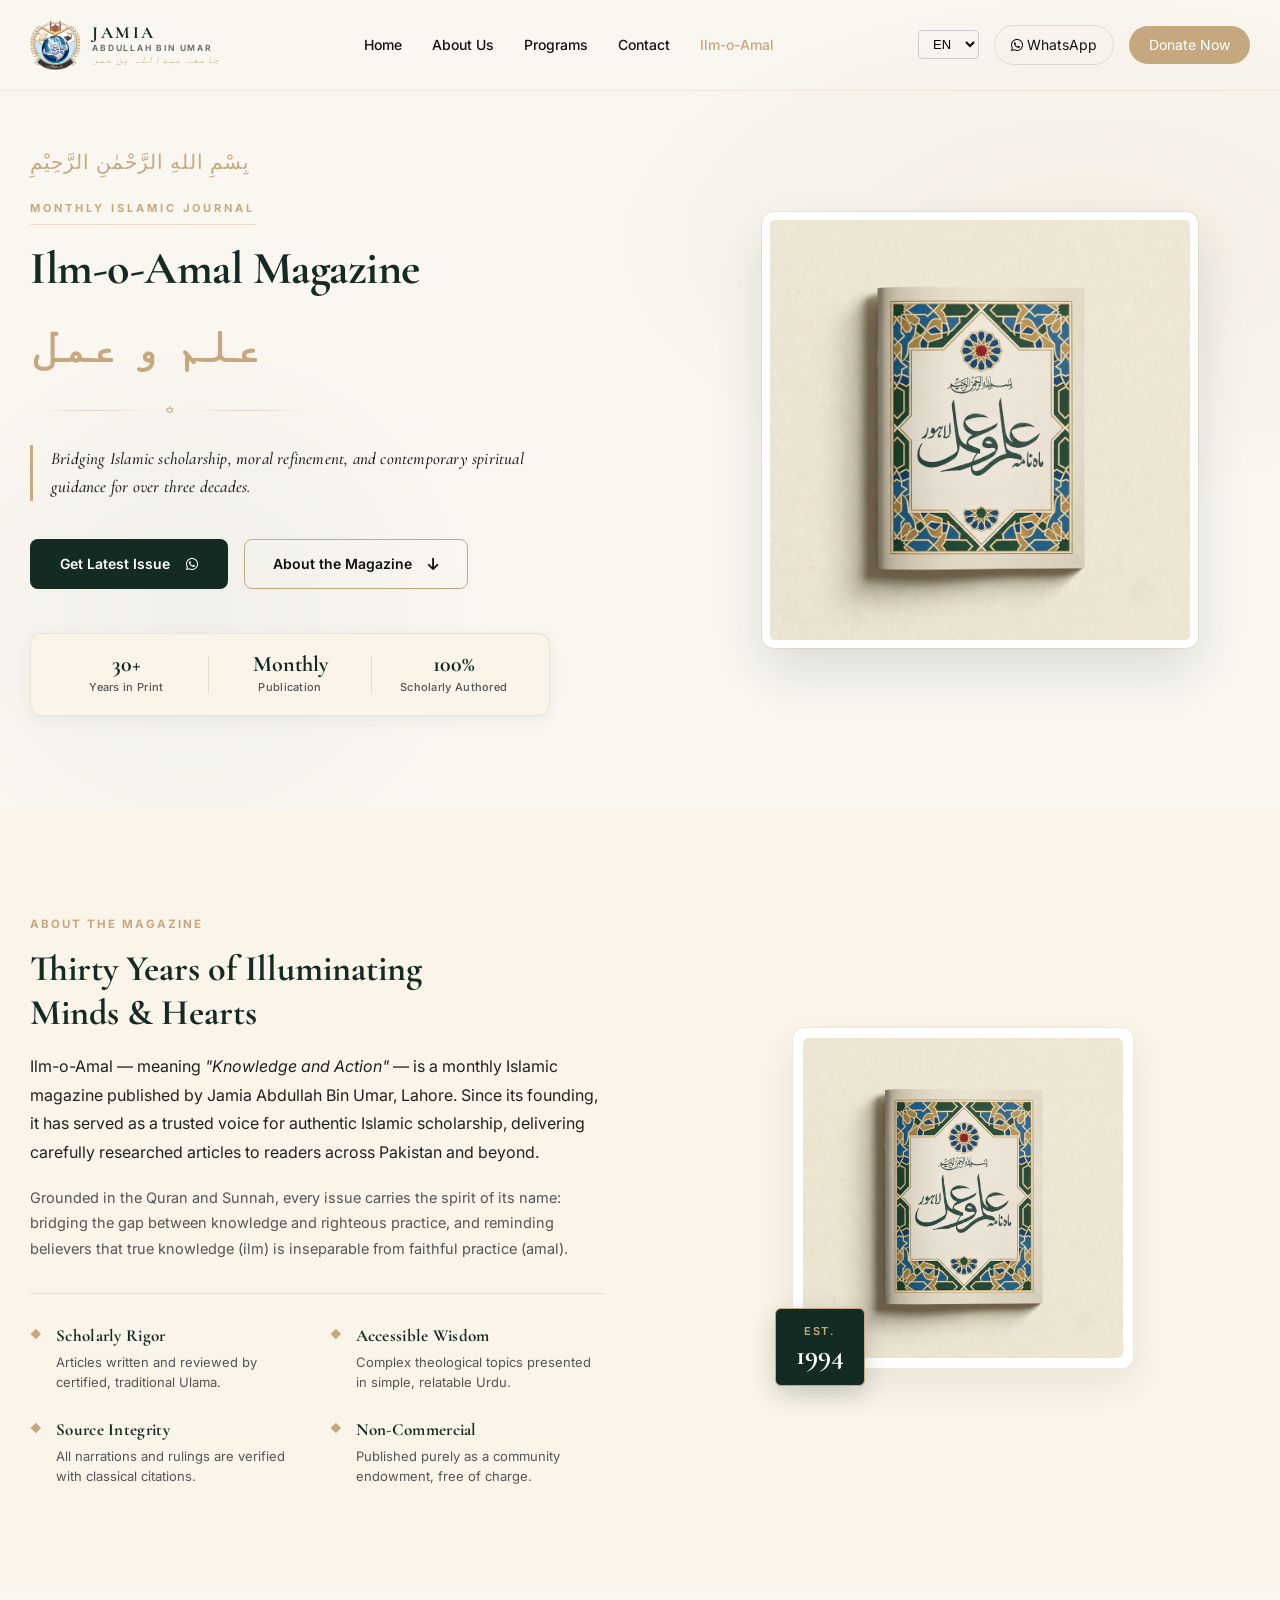
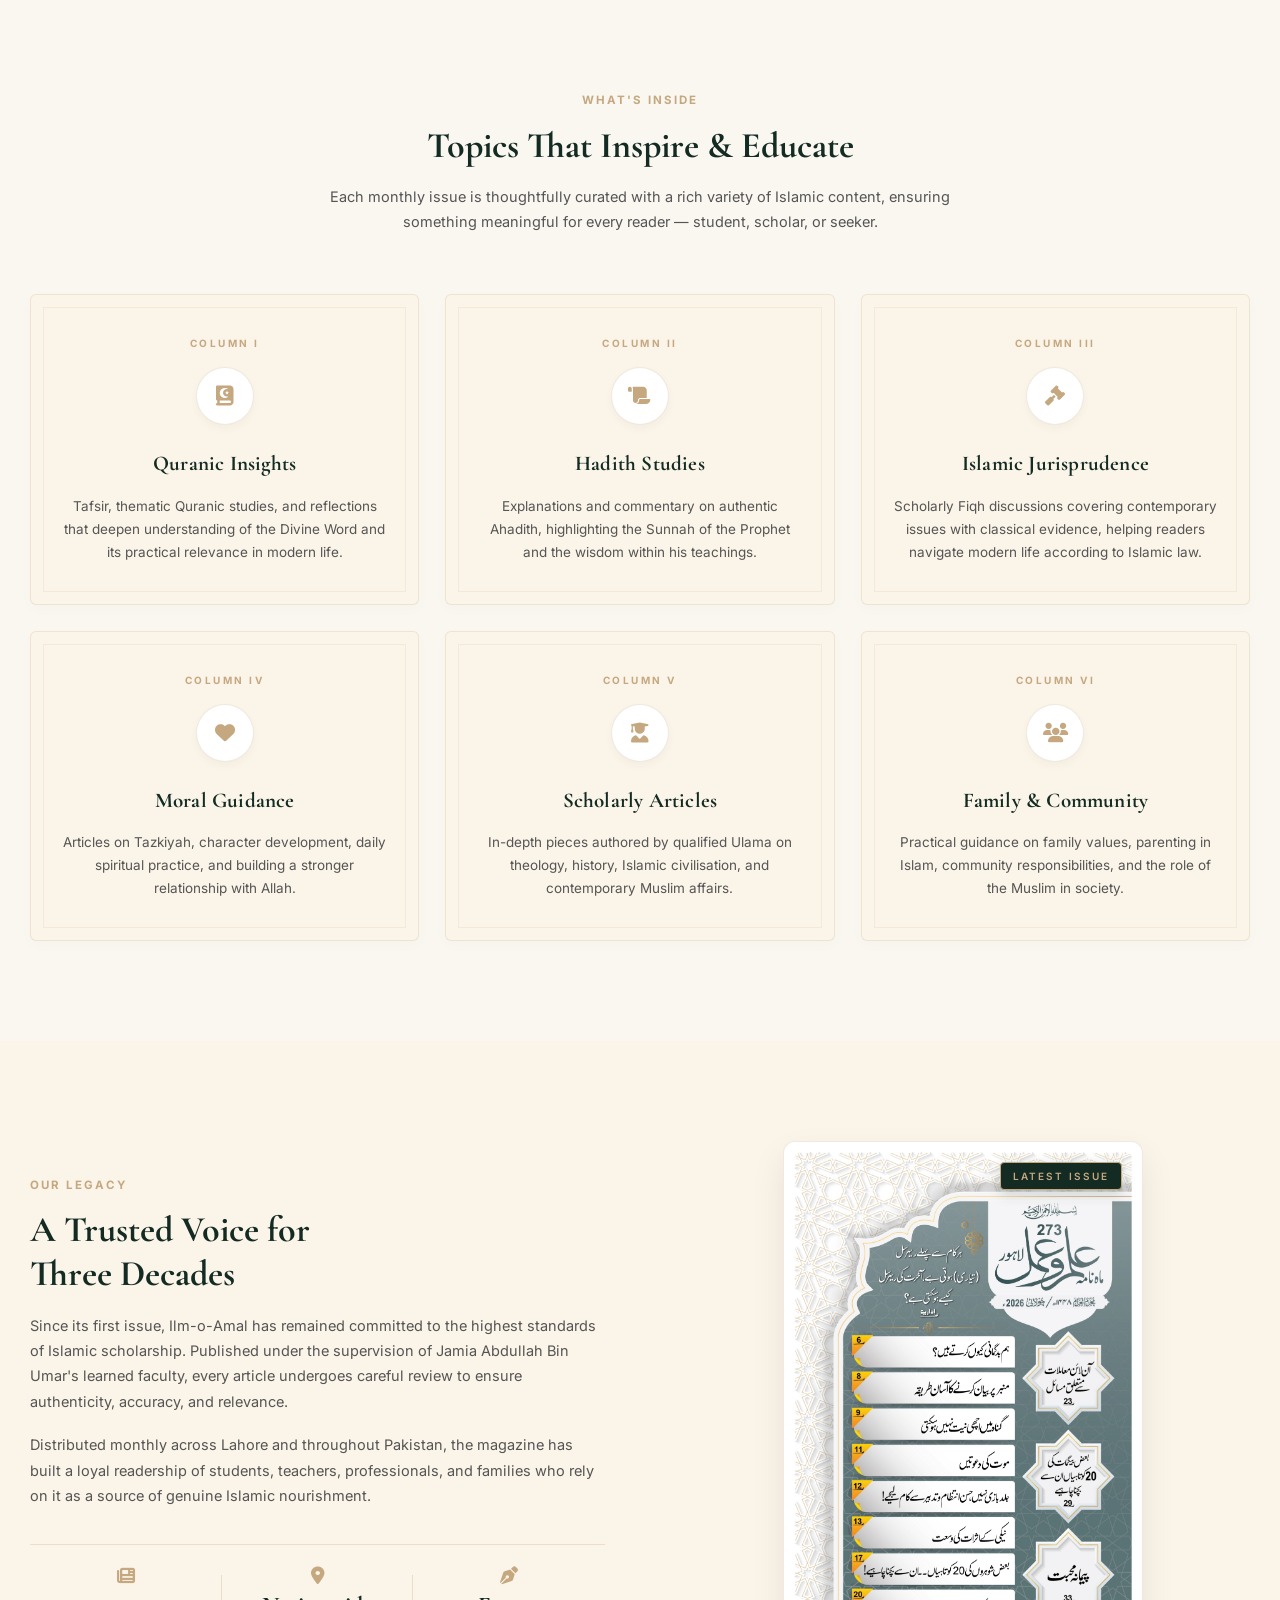
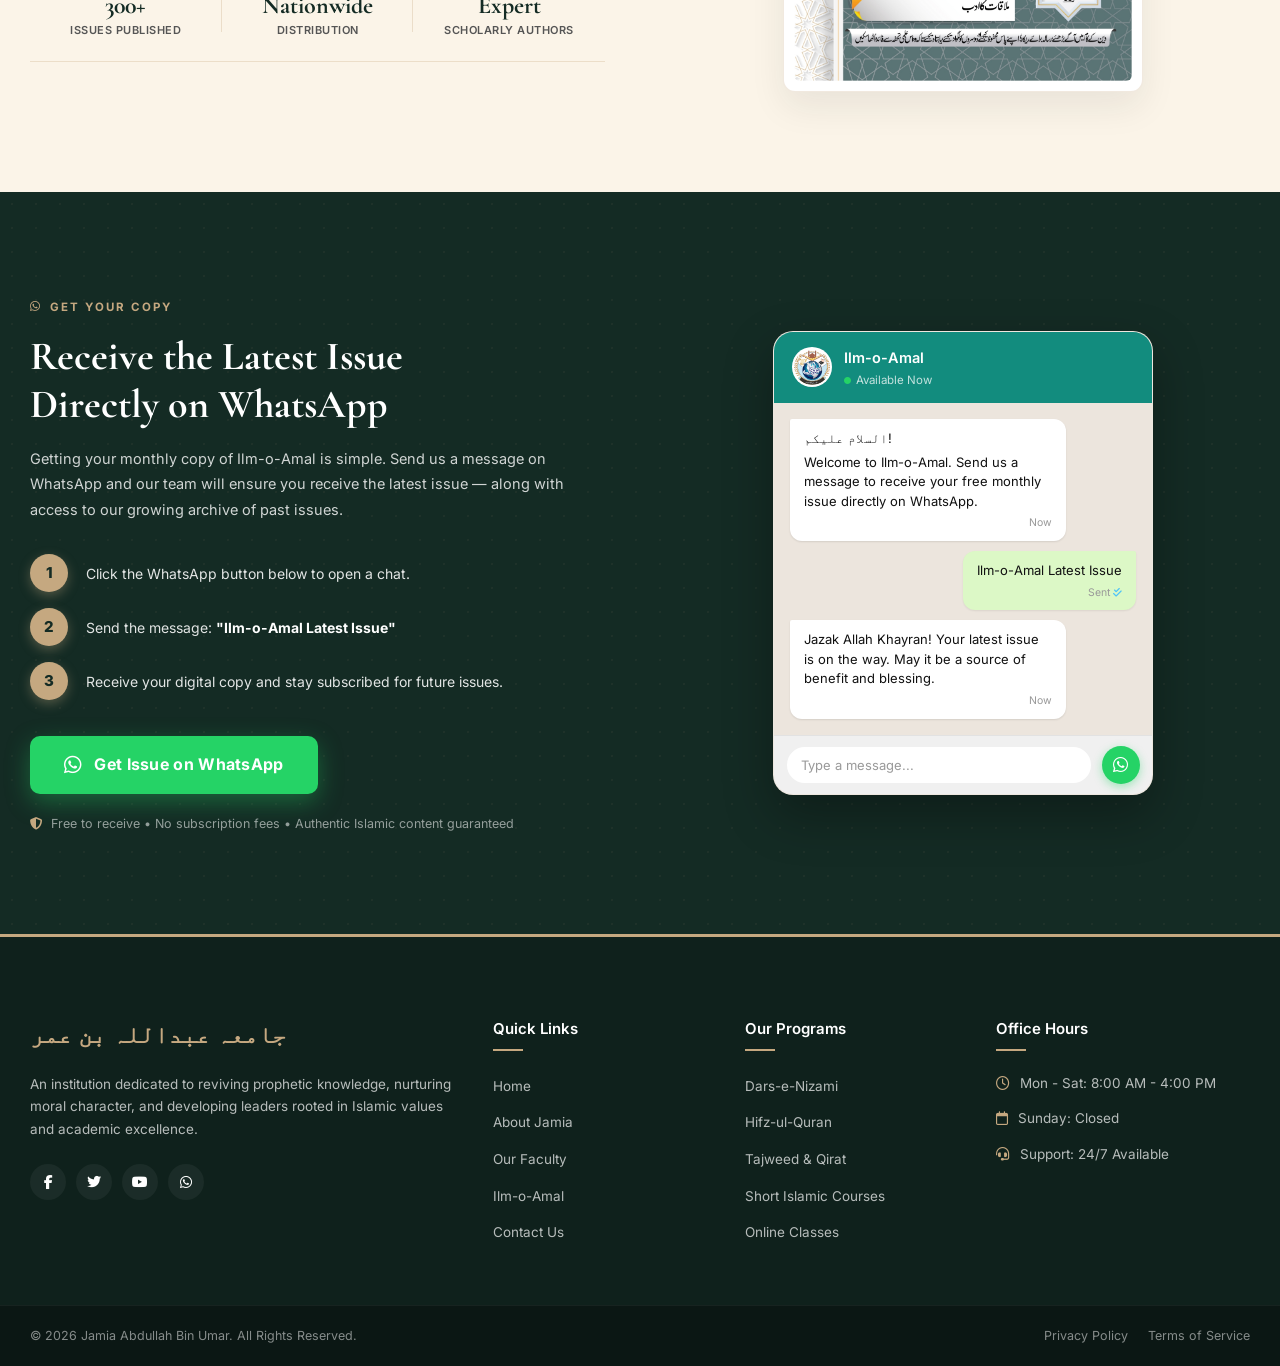
<file: magazine.html>
<!doctype html>
<html lang="en">

<head>
  <meta charset="UTF-8" />
  <meta name="viewport" content="width=device-width, initial-scale=1.0" />
  <title>Ilm-o-Amal Magazine | Jamia Abdullah Bin Umar Lahore</title>
  <meta name="description"
    content="Ilm-o-Amal is a respected monthly Islamic magazine published by Jamia Abdullah Bin Umar Lahore — delivering authentic Islamic knowledge, scholarly articles, and moral guidance for over 30 years." />
  <link rel="preconnect" href="https://fonts.googleapis.com" />
  <link rel="preconnect" href="https://fonts.gstatic.com" crossorigin />
  <link
    href="https://fonts.googleapis.com/css2?family=Cormorant+Garamond:ital,wght@0,400;0,600;0,700;1,400;1,600&family=Inter:wght@400;500;600&display=swap"
    rel="stylesheet" />
  <link rel="stylesheet" href="https://cdnjs.cloudflare.com/ajax/libs/font-awesome/6.4.0/css/all.min.css" />
  <link rel="stylesheet" href="magazine.css" />
</head>

<body>
  <!-- ===================== NAVBAR ===================== -->
  <nav class="navbar" id="navbar">
    <div class="nav-container">
      <a href="index.html" class="logo">
        <img src="./images/logo.png" alt="Jamia Abdullah Bin Umar logo" class="nav-logo-img" />
        <div class="logo-text-group">
          <span class="logo-en-main">Jamia</span>
          <span class="logo-en-sub">Abdullah Bin Umar</span>
          <span class="logo-ar">جامعہ عبداللہ بن عمر</span>
        </div>
      </a>
      <ul class="nav-links">
        <li><a href="index.html">Home</a></li>
        <li><a href="about.html">About Us</a></li>
        <li><a href="index.html#program">Programs</a></li>
        <li><a href="index.html#contact">Contact</a></li>
        <li><a href="magazine.html" class="active">Ilm-o-Amal</a></li>
      </ul>
      <div class="nav-actions">
        <select class="lang-select" aria-label="Select Language">
          <option>EN</option>
          <option>UR</option>
        </select>
        <a href="https://wa.me/923034029111" class="btn-hover btn-whatsapp" target="_blank" rel="noopener">
          <i class="fa-brands fa-whatsapp"></i> WhatsApp
        </a>
        <a href="#" class="btn-hover btn-donate">Donate Now</a>
      </div>
      <button class="hamburger-btn" id="hamburgerBtn" aria-label="Toggle menu">
        <i class="fa-solid fa-bars"></i>
      </button>
    </div>
    <div class="mobile-menu" id="mobileMenu">
      <ul class="mobile-nav-links">
        <li><a href="index.html">Home</a></li>
        <li><a href="about.html">About Us</a></li>
        <li><a href="index.html#program">Programs</a></li>
        <li><a href="index.html#contact">Contact</a></li>
        <li><a href="magazine.html" class="active">Ilm-o-Amal</a></li>
      </ul>
      <div class="mobile-actions">
        <a href="https://wa.me/923034029111" class="btn-hover btn-whatsapp" target="_blank" rel="noopener">
          <i class="fa-brands fa-whatsapp"></i> WhatsApp
        </a>
        <a href="#" class="btn-hover btn-donate">Donate Now</a>
      </div>
    </div>
  </nav>

  <!-- ===================== HERO ===================== -->
  <header class="mag-hero" id="hero">
    <div class="hero-inner">
      <div class="hero-brand-col">
        <p class="bismillah">بِسْمِ اللهِ الرَّحْمٰنِ الرَّحِيْمِ</p>
        <div class="mag-brand-badge-wrap">
          <span class="mag-brand-sub">Monthly Islamic Journal</span>
          <h1 class="page-hero-heading">Ilm-o-Amal Magazine</h1>
          <h2 class="mag-urdu-title" lang="ur">علم و عمل</h2>
          <div class="mag-brand-decor">
            <span class="decor-line"></span>
            <span class="decor-diamond"><i class="fa-solid fa-star-of-david"></i></span>
            <span class="decor-line"></span>
          </div>
        </div>
        <p class="mag-tagline">
          Bridging Islamic scholarship, moral refinement, and contemporary
          spiritual guidance for over three decades.
        </p>
        <div class="hero-cta-row">
          <a href="#get-issue" class="btn-hover btn-primary-mag">
            Get Latest Issue &nbsp;<i class="fa-brands fa-whatsapp"></i>
          </a>
          <a href="#about-mag" class="btn-hover btn-outline-mag">
            About the Magazine &nbsp;<i class="fa-solid fa-arrow-down"></i>
          </a>
        </div>
        <div class="hero-stats">
          <div class="hstat">
            <span class="hstat-num">30+</span>
            <span class="hstat-label">Years in Print</span>
          </div>
          <div class="hstat-divider" aria-hidden="true"></div>
          <div class="hstat">
            <span class="hstat-num">Monthly</span>
            <span class="hstat-label">Publication</span>
          </div>
          <div class="hstat-divider" aria-hidden="true"></div>
          <div class="hstat">
            <span class="hstat-num">100%</span>
            <span class="hstat-label">Scholarly Authored</span>
          </div>
        </div>
      </div>
      <div class="hero-mockup-col">
        <div class="mockup-frame">
          <img src="./images/hero_cover.png" alt="Ilm-o-Amal Magazine print cover" class="mockup-img" />
        </div>
      </div>
    </div>
    </div>
  </header>

  <!-- ===================== ABOUT THE MAGAZINE ===================== -->
  <section class="about-mag-section" id="about-mag">
    <div class="section-container">
      <div class="about-mag-text">
        <span class="section-tag">ABOUT THE MAGAZINE</span>
        <h2 class="section-heading">
          Thirty Years of Illuminating<br />Minds &amp; Hearts
        </h2>
        <p class="section-desc editorial-lead">
          Ilm-o-Amal &mdash; meaning
          <em>"Knowledge and Action"</em> &mdash; is a monthly Islamic
          magazine published by Jamia Abdullah Bin Umar, Lahore. Since its
          founding, it has served as a trusted voice for authentic Islamic
          scholarship, delivering carefully researched articles to readers
          across Pakistan and beyond.
        </p>
        <p class="section-desc">
          Grounded in the Quran and Sunnah, every issue carries the spirit of
          its name: bridging the gap between knowledge and righteous practice,
          and reminding believers that true knowledge (ilm) is inseparable
          from faithful practice (amal).
        </p>

        <div class="about-mag-features-grid">
          <div class="feature-item">
            <span class="feature-bullet">&#9670;</span>
            <div class="feature-text">
              <h4>Scholarly Rigor</h4>
              <p>
                Articles written and reviewed by certified, traditional Ulama.
              </p>
            </div>
          </div>
          <div class="feature-item">
            <span class="feature-bullet">&#9670;</span>
            <div class="feature-text">
              <h4>Accessible Wisdom</h4>
              <p>
                Complex theological topics presented in simple, relatable
                Urdu.
              </p>
            </div>
          </div>
          <div class="feature-item">
            <span class="feature-bullet">&#9670;</span>
            <div class="feature-text">
              <h4>Source Integrity</h4>
              <p>
                All narrations and rulings are verified with classical
                citations.
              </p>
            </div>
          </div>
          <div class="feature-item">
            <span class="feature-bullet">&#9670;</span>
            <div class="feature-text">
              <h4>Non-Commercial</h4>
              <p>
                Published purely as a community endowment, free of charge.
              </p>
            </div>
          </div>
        </div>
      </div>
      <div class="about-mag-image">
        <div class="about-img-frame">
          <img src="./images/hero_cover.png" alt="Ilm-o-Amal Magazine print cover display" class="about-img" />
          <div class="about-img-badge">
            <span class="badge-year">Est.</span>
            <span class="badge-num">1994</span>
          </div>
        </div>
      </div>
    </div>
  </section>

  <!-- ===================== CONTENT CATEGORIES ===================== -->
  <section class="content-section" id="content">
    <div class="content-header">
      <span class="section-tag">WHAT'S INSIDE</span>
      <h2 class="section-heading">Topics That Inspire &amp; Educate</h2>
      <p class="content-subtitle">
        Each monthly issue is thoughtfully curated with a rich variety of
        Islamic content, ensuring something meaningful for every reader
        &mdash; student, scholar, or seeker.
      </p>
    </div>
    <div class="content-grid">
      <div class="content-card">
        <div class="card-num-indicator">COLUMN I</div>
        <div class="content-card-icon">
          <i class="fa-solid fa-book-quran"></i>
        </div>
        <h3>Quranic Insights</h3>
        <p>
          Tafsir, thematic Quranic studies, and reflections that deepen
          understanding of the Divine Word and its practical relevance in
          modern life.
        </p>
      </div>
      <div class="content-card">
        <div class="card-num-indicator">COLUMN II</div>
        <div class="content-card-icon">
          <i class="fa-solid fa-scroll"></i>
        </div>
        <h3>Hadith Studies</h3>
        <p>
          Explanations and commentary on authentic Ahadith, highlighting the
          Sunnah of the Prophet and the wisdom within his teachings.
        </p>
      </div>
      <div class="content-card">
        <div class="card-num-indicator">COLUMN III</div>
        <div class="content-card-icon"><i class="fa-solid fa-gavel"></i></div>
        <h3>Islamic Jurisprudence</h3>
        <p>
          Scholarly Fiqh discussions covering contemporary issues with
          classical evidence, helping readers navigate modern life according
          to Islamic law.
        </p>
      </div>
      <div class="content-card">
        <div class="card-num-indicator">COLUMN IV</div>
        <div class="content-card-icon"><i class="fa-solid fa-heart"></i></div>
        <h3>Moral Guidance</h3>
        <p>
          Articles on Tazkiyah, character development, daily spiritual
          practice, and building a stronger relationship with Allah.
        </p>
      </div>
      <div class="content-card">
        <div class="card-num-indicator">COLUMN V</div>
        <div class="content-card-icon">
          <i class="fa-solid fa-user-graduate"></i>
        </div>
        <h3>Scholarly Articles</h3>
        <p>
          In-depth pieces authored by qualified Ulama on theology, history,
          Islamic civilisation, and contemporary Muslim affairs.
        </p>
      </div>
      <div class="content-card">
        <div class="card-num-indicator">COLUMN VI</div>
        <div class="content-card-icon"><i class="fa-solid fa-users"></i></div>
        <h3>Family &amp; Community</h3>
        <p>
          Practical guidance on family values, parenting in Islam, community
          responsibilities, and the role of the Muslim in society.
        </p>
      </div>
    </div>
  </section>

  <!-- ===================== LEGACY SECTION ===================== -->
  <section class="legacy-section" id="legacy">
    <div class="legacy-container">
      <div class="legacy-text-col">
        <span class="section-tag">OUR LEGACY</span>
        <h2 class="section-heading">
          A Trusted Voice for<br />Three Decades
        </h2>
        <p class="section-desc">
          Since its first issue, Ilm-o-Amal has remained committed to the
          highest standards of Islamic scholarship. Published under the
          supervision of Jamia Abdullah Bin Umar's learned faculty, every
          article undergoes careful review to ensure authenticity, accuracy,
          and relevance.
        </p>
        <p class="section-desc">
          Distributed monthly across Lahore and throughout Pakistan, the
          magazine has built a loyal readership of students, teachers,
          professionals, and families who rely on it as a source of genuine
          Islamic nourishment.
        </p>
        <div class="legacy-stats-row">
          <div class="legacy-stat">
            <i class="fa-solid fa-newspaper legacy-stat-icon"></i>
            <div class="legacy-stat-text">
              <strong>300+</strong><span>Issues Published</span>
            </div>
          </div>
          <div class="legacy-stat">
            <i class="fa-solid fa-location-dot legacy-stat-icon"></i>
            <div class="legacy-stat-text">
              <strong>Nationwide</strong><span>Distribution</span>
            </div>
          </div>
          <div class="legacy-stat">
            <i class="fa-solid fa-pen-nib legacy-stat-icon"></i>
            <div class="legacy-stat-text">
              <strong>Expert</strong><span>Scholarly Authors</span>
            </div>
          </div>
        </div>
      </div>
      <div class="legacy-image-col">
        <div class="legacy-img-wrapper">
          <span class="legacy-badge">Latest Issue</span>
          <img src="./images/title.jpg" alt="Ilm-o-Amal Magazine detailed page contents" class="legacy-img" />
        </div>
      </div>
    </div>
  </section>

  <!-- ===================== WHATSAPP / GET ISSUE ===================== -->
  <section class="get-issue-section" id="get-issue">
    <div class="get-issue-container">
      <div class="get-issue-content">
        <span class="get-issue-tag">
          <i class="fa-brands fa-whatsapp"></i> GET YOUR COPY
        </span>
        <h2 class="get-issue-heading">
          Receive the Latest Issue<br />Directly on WhatsApp
        </h2>
        <p class="get-issue-desc">
          Getting your monthly copy of Ilm-o-Amal is simple. Send us a message
          on WhatsApp and our team will ensure you receive the latest issue
          &mdash; along with access to our growing archive of past issues.
        </p>
        <div class="get-issue-steps">
          <div class="issue-step">
            <div class="step-num">1</div>
            <p>Click the WhatsApp button below to open a chat.</p>
          </div>
          <div class="issue-step">
            <div class="step-num">2</div>
            <p>
              Send the message: <strong>"Ilm-o-Amal Latest Issue"</strong>
            </p>
          </div>
          <div class="issue-step">
            <div class="step-num">3</div>
            <p>
              Receive your digital copy and stay subscribed for future issues.
            </p>
          </div>
        </div>
        <a href="https://wa.me/923034029111?text=Assalam%20Alaikum%2C%20I%20would%20like%20to%20receive%20the%20latest%20issue%20of%20Ilm-o-Amal%20magazine."
          class="btn-hover btn-whatsapp-large" target="_blank" rel="noopener" id="whatsapp-get-issue">
          <i class="fa-brands fa-whatsapp"></i> Get Issue on WhatsApp
        </a>
        <p class="get-issue-note">
          <i class="fa-solid fa-shield-halved"></i>
          Free to receive &bull; No subscription fees &bull; Authentic Islamic
          content guaranteed
        </p>
      </div>
      <div class="get-issue-visual">
        <div class="whatsapp-card">
          <div class="wa-card-header">
            <img src="./images/logo.png" alt="Ilm-o-Amal" class="wa-card-avatar" />
            <div class="wa-card-info">
              <strong>Ilm-o-Amal</strong>
              <span><i class="fa-solid fa-circle wa-online"></i> Available
                Now</span>
            </div>
          </div>
          <div class="wa-messages">
            <div class="wa-chat-bubble wa-received">
              <p>السلام علیکم!</p>
              <p>
                Welcome to Ilm-o-Amal. Send us a message to receive your free
                monthly issue directly on WhatsApp.
              </p>
              <span class="wa-time">Now</span>
            </div>
            <div class="wa-chat-bubble wa-sent">
              <p>Ilm-o-Amal Latest Issue</p>
              <span class="wa-time">Sent <i class="fa-solid fa-check-double"></i></span>
            </div>
            <div class="wa-chat-bubble wa-received">
              <p>
                Jazak Allah Khayran! Your latest issue is on the way. May it
                be a source of benefit and blessing.
              </p>
              <span class="wa-time">Now</span>
            </div>
          </div>
          <div class="wa-input-bar">
            <span>Type a message...</span>
            <a href="https://wa.me/923034029111?text=Assalam%20Alaikum%2C%20I%20would%20like%20to%20receive%20the%20latest%20issue%20of%20Ilm-o-Amal%20magazine."
              target="_blank" rel="noopener" class="wa-send-btn" aria-label="Send message on WhatsApp">
              <i class="fa-brands fa-whatsapp"></i>
            </a>
          </div>
        </div>
      </div>
    </div>
  </section>

  <!-- ===================== FOOTER ===================== -->
  <footer class="main-footer">
    <div class="footer-container">
      <div class="footer-column about-widget">
        <div class="footer-logo">
          <h3 class="footer-logo-text">جامعہ عبداللہ بن عمر</h3>
        </div>
        <p class="footer-about-text">
          An institution dedicated to reviving prophetic knowledge, nurturing
          moral character, and developing leaders rooted in Islamic values and
          academic excellence.
        </p>
        <div class="footer-socials">
          <a href="#" aria-label="Facebook"><i class="fa-brands fa-facebook-f"></i></a>
          <a href="#" aria-label="Twitter"><i class="fa-brands fa-twitter"></i></a>
          <a href="#" aria-label="YouTube"><i class="fa-brands fa-youtube"></i></a>
          <a href="https://wa.me/923034029111" aria-label="WhatsApp" target="_blank" rel="noopener"><i
              class="fa-brands fa-whatsapp"></i></a>
        </div>
      </div>
      <div class="footer-column">
        <h4 class="footer-widget-title">Quick Links</h4>
        <ul class="footer-links-list">
          <li><a href="index.html">Home</a></li>
          <li><a href="about.html">About Jamia</a></li>
          <li><a href="about.html#faculty">Our Faculty</a></li>
          <li><a href="magazine.html">Ilm-o-Amal</a></li>
          <li><a href="index.html#contact">Contact Us</a></li>
        </ul>
      </div>
      <div class="footer-column">
        <h4 class="footer-widget-title">Our Programs</h4>
        <ul class="footer-links-list">
          <li><a href="index.html#program">Dars-e-Nizami</a></li>
          <li><a href="index.html#program">Hifz-ul-Quran</a></li>
          <li><a href="index.html#program">Tajweed &amp; Qirat</a></li>
          <li><a href="index.html#program">Short Islamic Courses</a></li>
          <li><a href="index.html#program">Online Classes</a></li>
        </ul>
      </div>
      <div class="footer-column">
        <h4 class="footer-widget-title">Office Hours</h4>
        <ul class="footer-contact-summary">
          <li>
            <i class="fa-regular fa-clock"></i> Mon - Sat: 8:00 AM - 4:00 PM
          </li>
          <li><i class="fa-regular fa-calendar"></i> Sunday: Closed</li>
          <li><i class="fa-solid fa-headset"></i> Support: 24/7 Available</li>
        </ul>
      </div>
    </div>
    <div class="footer-bottom-bar">
      <div class="footer-bottom-container">
        <p>&copy; 2026 Jamia Abdullah Bin Umar. All Rights Reserved.</p>
        <div class="footer-bottom-links">
          <a href="#">Privacy Policy</a>
          <a href="#">Terms of Service</a>
        </div>
      </div>
    </div>
  </footer>

  <script>
    const hamburgerBtn = document.getElementById("hamburgerBtn");
    const mobileMenu = document.getElementById("mobileMenu");
    if (hamburgerBtn && mobileMenu) {
      hamburgerBtn.addEventListener("click", () => {
        mobileMenu.classList.toggle("active");
      });
    }
    const navbar = document.getElementById("navbar");
    window.addEventListener("scroll", () => {
      navbar.classList.toggle("scrolled", window.scrollY > 50);
    });
  </script>
</body>

</html>
</file>
<file: magazine.css>
/* ══════════════════════════════════════════════════════════════
   MAGAZINE.CSS — Ilm-o-Amal Page
   Design tokens mirror style.css / about.css for consistency.
   ══════════════════════════════════════════════════════════════ */

/* ─── RESET & BASE ──────────────────────────────────────────── */
*, *::before, *::after {
  margin: 0;
  padding: 0;
  box-sizing: border-box;
}

:root {
  --primary:      #142b24;   /* Deep Forest Green */
  --accent:       #c5a880;   /* Muted Gold        */
  --bg-cream:     #faf7f1;
  --bg-dark-cream:#fbf4e8;
  --text-dark:    #111111;
  --text-muted:   #555555;
  --font-serif:   "Cormorant Garamond", serif;
  --font-sans:    "Inter", sans-serif;
  --wa-green:     #25d366;
  --wa-dark:      #128c7e;
  --wa-bg:        #ece5dd;
  --radius-card:  14px;
  --shadow-sm:    0 4px 16px rgba(20,43,36,0.06);
  --shadow-md:    0 12px 32px rgba(20,43,36,0.09);
}

html {
  scroll-behavior: smooth;
}

body {
  font-family: var(--font-sans);
  background-color: var(--bg-cream);
  color: var(--text-dark);
  line-height: 1.6;
}

a {
  text-decoration: none;
  transition: all 0.3s ease;
}

.btn-hover {
  transition: background-color 0.2s ease, transform 0.15s ease, box-shadow 0.2s ease;
  -webkit-tap-highlight-color: transparent;
}

/* ─── NAVBAR ────────────────────────────────────────────────── */
.navbar {
  width: 100%;
  position: fixed;
  top: 0;
  left: 0;
  z-index: 9999;
  padding: 20px 0;
  border-bottom: 1px solid rgba(197,168,128,0.2);
  background-color: transparent;
  transition: all 0.35s ease;
}

.navbar.scrolled {
  background-color: #fbf9f4;
  padding: 12px 0;
  box-shadow: 0 4px 20px rgba(20,43,36,0.07);
}

.nav-container {
  max-width: 1300px;
  margin: 0 auto;
  padding: 0 30px;
  display: flex;
  justify-content: space-between;
  align-items: center;
}

/* Logo */
.logo {
  display: inline-flex !important;
  align-items: center !important;
  gap: 12px;
  color: var(--primary);
  font-family: var(--font-serif);
  font-weight: 700;
}

.logo-text-group {
  display: flex;
  flex-direction: column;
  line-height: 1.15;
  gap: 1px;
}

.logo-en-main {
  font-family: var(--font-serif);
  font-size: 17px;
  font-weight: 700;
  color: var(--primary);
  letter-spacing: 2.5px;
  text-transform: uppercase;
}

.logo-en-sub {
  font-family: var(--font-sans);
  font-size: 8.5px;
  font-weight: 600;
  color: var(--primary);
  letter-spacing: 1.8px;
  text-transform: uppercase;
  opacity: 0.7;
}

.logo-ar {
  font-size: 11px;
  color: var(--accent);
  font-weight: 500;
  font-style: italic;
}

.nav-logo-img {
  height: 50px;
  width: auto;
  object-fit: contain;
  display: block;
}

/* Desktop links */
.nav-links {
  list-style: none;
  display: flex;
  gap: 30px;
}

.nav-links a {
  color: var(--text-dark);
  font-size: 14px;
  font-weight: 500;
}

.nav-links a:hover,
.nav-links a.active {
  color: var(--accent);
}

/* Action buttons */
.nav-actions {
  display: flex;
  align-items: center;
  gap: 15px;
}

.lang-select {
  padding: 5px 10px;
  border: 1px solid #ccc;
  background: transparent;
  border-radius: 4px;
  cursor: pointer;
  font-size: 13px;
}

.btn-whatsapp {
  color: var(--text-dark);
  font-size: 14px;
  border: 1px solid rgba(0,0,0,0.1);
  padding: 8px 16px;
  border-radius: 30px;
}

.btn-whatsapp:hover { background-color: var(--bg-cream); }

.btn-donate {
  background-color: var(--accent);
  color: #fff;
  padding: 8px 20px;
  border-radius: 30px;
  font-size: 14px;
}

.btn-donate:hover { background-color: #b59a73; }

/* Hamburger */
.hamburger-btn {
  display: none;
  background: none;
  border: none;
  font-size: 24px;
  color: var(--primary);
  cursor: pointer;
  padding: 5px;
}

/* Mobile menu */
.mobile-menu {
  position: absolute;
  top: 100%;
  left: 0;
  width: 100%;
  background: #ffffff;
  box-shadow: 0 15px 30px rgba(0,0,0,0.08);
  border-bottom: 2px solid var(--accent);
  flex-direction: column;
  padding: 30px 20px;
  gap: 20px;
  opacity: 0;
  transform: translateY(-20px);
  pointer-events: none;
  transition: all 0.4s cubic-bezier(0.4,0,0.2,1);
}

.mobile-menu.active {
  display: flex;
  opacity: 1;
  transform: translateY(0);
  pointer-events: auto;
}

.mobile-nav-links {
  list-style: none;
  display: flex;
  flex-direction: column;
  gap: 14px;
  text-align: center;
  padding: 10px 0;
  border-bottom: 1px solid rgba(0,0,0,0.04);
  margin-bottom: 16px;
}

.mobile-nav-links a {
  color: var(--text-dark);
  font-size: 15px;
  font-weight: 500;
  display: block;
  padding: 4px 0;
}

.mobile-nav-links a:hover,
.mobile-nav-links a.active { color: var(--accent); }

.mobile-actions {
  display: flex;
  flex-direction: column;
  width: 100%;
  gap: 12px;
}

.mobile-actions a { text-align: center; }

@media (max-width: 1150px) {
  .nav-links, .nav-actions { display: none; }
  .hamburger-btn { display: block; }
}

/* ─── HERO ──────────────────────────────────────────────────── */
.mag-hero {
  min-height: 90vh;
  background-color: var(--bg-cream);
  background-image:
    radial-gradient(ellipse 60% 50% at 85% 30%, rgba(197,168,128,0.12), transparent 70%),
    radial-gradient(ellipse 40% 60% at 15% 75%, rgba(20,43,36,0.04), transparent 60%);
  padding-top: 130px;
  padding-bottom: 80px;
  position: relative;
  overflow: hidden;
  display: flex;
  align-items: center;
}



.hero-inner {
  max-width: 1300px;
  width: 100%;
  margin: 0 auto;
  padding: 0 30px;
  display: flex;
  align-items: center;
  gap: 80px; /* Increased gap for breathing room */
  position: relative;
  z-index: 1;
}

/* Left branding column */
.hero-brand-col {
  flex: 1.1;
  max-width: 600px;
}

.bismillah {
  font-size: 20px;
  color: var(--accent);
  margin-bottom: 20px;
  line-height: 1.8;
  display: block;
  letter-spacing: 1px;
}

.mag-brand-badge-wrap {
  display: flex;
  flex-direction: column;
  align-items: flex-start;
  gap: 4px;
  margin-bottom: 28px;
}

.mag-brand-sub {
  font-family: var(--font-sans);
  font-size: 11px;
  font-weight: 700;
  text-transform: uppercase;
  letter-spacing: 3px;
  color: var(--accent);
  border-bottom: 1.5px solid rgba(197, 168, 128, 0.35);
  padding-bottom: 6px;
  width: fit-content;
}

.page-hero-heading {
  font-family: var(--font-serif);
  font-size: clamp(34px, 4.2vw, 46px);
  line-height: 1.2;
  color: var(--primary);
  font-weight: 700;
  margin-top: 12px;
  margin-bottom: 4px;
  letter-spacing: -0.5px;
}

.mag-urdu-title {
  font-family: "Noto Nastaliq Urdu", "Urdu Typesetting", "Microsoft Uighur", "Arabic Typesetting", var(--font-serif), serif;
  font-size: clamp(36px, 4.8vw, 50px);
  color: var(--accent);
  margin-top: 2px;
  margin-bottom: 8px;
  direction: rtl;
  font-weight: 600;
  text-shadow: 0 2px 4px rgba(20,43,36,0.02);
}

.mag-brand-decor {
  display: flex;
  align-items: center;
  gap: 10px;
  width: 100%;
  max-width: 280px;
  margin-top: 6px;
}

.decor-line {
  flex: 1;
  height: 1px;
  background: linear-gradient(90deg, rgba(197,168,128,0) 0%, rgba(197,168,128,0.4) 50%, rgba(197,168,128,0) 100%);
}

.decor-diamond {
  font-size: 8px;
  color: var(--accent);
  opacity: 0.75;
}

.mag-tagline {
  font-family: var(--font-serif);
  font-size: 17px;
  font-style: italic;
  font-weight: 500;
  color: var(--text-dark);
  opacity: 0.95;
  letter-spacing: 0.2px;
  margin-bottom: 38px;
  line-height: 1.65;
  border-left: 3px solid var(--accent);
  padding-left: 18px;
  max-width: 500px;
}

/* CTA buttons */
.hero-cta-row {
  display: flex;
  gap: 16px;
  flex-wrap: wrap;
  margin-bottom: 44px;
}

.btn-primary-mag {
  display: inline-flex;
  align-items: center;
  gap: 8px;
  background-color: var(--primary);
  color: #fff;
  padding: 14px 30px;
  border-radius: 8px;
  font-size: 14px;
  font-weight: 600;
}

.btn-primary-mag:hover {
  background-color: #1b3b31;
  transform: translateY(-2px);
  box-shadow: 0 8px 22px rgba(20,43,36,0.18);
  color: #fff;
}

.btn-outline-mag {
  display: inline-flex;
  align-items: center;
  gap: 8px;
  background: transparent;
  border: 1.5px solid var(--accent);
  color: var(--text-dark);
  padding: 13px 28px;
  border-radius: 8px;
  font-size: 14px;
  font-weight: 600;
}

.btn-outline-mag:hover {
  background-color: var(--accent);
  color: var(--primary);
  transform: translateY(-2px);
  box-shadow: 0 8px 22px rgba(197,168,128,0.15);
}

/* Stats strip */
.hero-stats {
  display: flex;
  align-items: center;
  gap: 0;
  background: var(--bg-dark-cream);
  border: 1px solid rgba(197,168,128,0.22);
  border-radius: 12px;
  padding: 18px 24px;
  box-shadow: var(--shadow-sm);
  max-width: 520px;
}

.hstat {
  flex: 1;
  text-align: center;
}

.hstat-num {
  display: block;
  font-family: var(--font-serif);
  font-size: 22px;
  font-weight: 700;
  color: var(--primary);
  line-height: 1.1;
}

.hstat-label {
  display: block;
  font-size: 11px;
  color: var(--text-muted);
  margin-top: 3px;
  font-weight: 500;
  letter-spacing: 0.3px;
}

.hstat-divider {
  width: 1px;
  height: 36px;
  background: rgba(197,168,128,0.35);
  flex-shrink: 0;
  margin: 0 10px;
}

/* Right mockup column */
.hero-mockup-col {
  flex: 0.9;
  display: flex;
  justify-content: center;
}

.mockup-frame {
  position: relative;
  border-radius: 12px; /* Elegant print borders */
  overflow: hidden;
  box-shadow:
    0 25px 50px rgba(20,43,36,0.12),
    0 0 0 1px rgba(197,168,128,0.2);
  transition: transform 0.4s ease, box-shadow 0.4s ease;
  border: 8px solid #ffffff; /* Realistic physical magazine border spacing */
  background: #ffffff;
}

.mockup-frame:hover {
  transform: translateY(-8px) rotate(-0.5deg);
  box-shadow: 0 35px 60px rgba(20,43,36,0.18);
}

.mockup-img {
  display: block;
  width: 100%;
  max-width: 420px;
  height: auto;
  object-fit: cover;
  border-radius: 4px;
}

.mockup-badge {
  position: absolute;
  top: 16px;
  right: 16px;
  background: var(--primary);
  color: var(--accent);
  font-size: 11px;
  font-weight: 700;
  padding: 6px 14px;
  border-radius: 4px;
  display: flex;
  align-items: center;
  gap: 6px;
  letter-spacing: 1px;
  text-transform: uppercase;
  border: 1px solid var(--accent);
  box-shadow: 0 4px 12px rgba(20,43,36,0.15);
}

/* Hero responsive */
@media (max-width: 1000px) {
  .mag-hero {
    padding-top: 110px;
    padding-bottom: 50px;
    min-height: auto;
    background-image: radial-gradient(circle at 50% 20%, rgba(197,168,128,0.12), transparent 50%);
  }

  .hero-inner {
    flex-direction: column;
    gap: 30px;
    padding: 0 20px;
  }

  .hero-mockup-col {
    order: 1;
    width: 100%;
    margin-bottom: 10px;
  }

  .mockup-frame {
    max-width: 280px; /* Contained visual size on mobile */
    margin: 0 auto;
    border-width: 6px;
    box-shadow: 0 15px 35px rgba(20,43,36,0.15);
  }

  .hero-brand-col {
    order: 2;
    width: 100%;
    max-width: 100%;
    background: #fdfaf4;
    border-radius: 16px;
    border-top: 3px solid var(--accent);
    padding: 30px 24px;
    box-shadow: 
      0 10px 30px rgba(20, 43, 36, 0.08),
      0 2px 8px rgba(20, 43, 36, 0.04);
    margin-top: -40px; /* Card overlap effect */
    position: relative;
    z-index: 2;
    text-align: center;
  }

  .mag-brand-badge-wrap {
    align-items: center;
    margin-bottom: 20px;
  }

  .bismillah {
    font-size: 18px;
    margin-bottom: 14px;
    text-align: center;
  }

  .mag-tagline {
    border-left: none;
    border-top: 1px double rgba(197,168,128,0.25);
    border-bottom: 1px double rgba(197,168,128,0.25);
    padding: 16px 0;
    margin-left: auto;
    margin-right: auto;
    text-align: center;
    margin-bottom: 28px;
  }

  .hero-cta-row {
    justify-content: center;
    gap: 12px;
  }

  .hero-stats {
    margin: 30px auto 0 auto;
    width: 100%;
  }
}

@media (max-width: 600px) {
  .hero-cta-row {
    flex-direction: column;
    align-items: stretch;
  }

  .btn-primary-mag,
  .btn-outline-mag {
    justify-content: center;
    padding: 14px 20px;
  }

  .hero-stats {
    flex-direction: column;
    gap: 16px;
    padding: 20px;
  }

  .hstat-divider {
    width: 60px;
    height: 1px;
    margin: 0;
  }

  .mag-hero { min-height: auto; padding-top: 90px; padding-bottom: 40px; }
}

/* ─── SECTION SHARED UTILITIES ──────────────────────────────── */
.section-tag {
  display: inline-block;
  font-size: 11.5px;
  font-weight: 700;
  letter-spacing: 2px;
  color: var(--accent);
  text-transform: uppercase;
  margin-bottom: 14px;
}

.section-heading {
  font-family: var(--font-serif);
  font-size: 36px;
  font-weight: 700;
  color: var(--primary);
  line-height: 1.2;
  margin-bottom: 18px;
}

.section-desc {
  font-size: 14.5px;
  color: var(--text-muted);
  line-height: 1.75;
  margin-bottom: 18px;
}

.section-container {
  max-width: 1300px;
  margin: 0 auto;
  padding: 0 30px;
  display: flex;
  gap: 70px;
  align-items: center;
}

/* ─── ABOUT THE MAGAZINE ────────────────────────────────────── */
.about-mag-section {
  padding: 100px 0;
  background-color: var(--bg-dark-cream);
}

.about-mag-text {
  flex: 1;
}

/* Editorial Lead */
.editorial-lead {
  font-size: 16px !important;
  color: #222222 !important;
  line-height: 1.8 !important;
}

/* About features layout */
.about-mag-features-grid {
  display: grid;
  grid-template-columns: repeat(2, 1fr);
  gap: 24px;
  margin-top: 32px;
  border-top: 1px double rgba(197,168,128,0.3);
  padding-top: 28px;
}

.feature-item {
  display: flex;
  gap: 14px;
  align-items: flex-start;
}

.feature-bullet {
  color: var(--accent);
  font-size: 11px;
  margin-top: 4px;
  flex-shrink: 0;
}

.feature-text h4 {
  font-family: var(--font-serif);
  font-size: 17px;
  color: var(--primary);
  font-weight: 700;
  margin-bottom: 4px;
  letter-spacing: 0.3px;
}

.feature-text p {
  font-size: 13px;
  color: var(--text-muted);
  line-height: 1.5;
}

@media (max-width: 600px) {
  .about-mag-features-grid {
    grid-template-columns: 1fr;
    gap: 20px;
  }
}

/* About image */
.about-mag-image {
  flex: 1;
  display: flex;
  justify-content: center;
}

.about-img-frame {
  position: relative;
  border-radius: 12px;
  overflow: visible;
  padding: 10px;
  background: #ffffff;
  border: 1px solid rgba(197, 168, 128, 0.25);
  box-shadow: 0 15px 35px rgba(20, 43, 36, 0.08);
}

.about-img {
  width: 100%;
  max-width: 320px;
  height: auto;
  object-fit: contain;
  border-radius: 6px;
  display: block;
}

.about-img-badge {
  position: absolute;
  bottom: -18px;
  left: -18px;
  background: var(--primary);
  color: #fff;
  border-radius: 6px;
  padding: 14px 20px;
  text-align: center;
  box-shadow: 0 8px 24px rgba(20,43,36,0.2);
  border: 1.5px solid var(--accent);
  z-index: 2;
}

.badge-year {
  display: block;
  font-size: 11px;
  font-weight: 600;
  letter-spacing: 1.5px;
  color: var(--accent);
  text-transform: uppercase;
}

.badge-num {
  display: block;
  font-family: var(--font-serif);
  font-size: 28px;
  font-weight: 700;
  line-height: 1.1;
  color: #fff;
}

@media (max-width: 950px) {
  .section-container {
    flex-direction: column;
    gap: 50px;
  }

  .about-img {
    max-width: 240px;
    height: auto;
  }

  .about-img-badge {
    bottom: -14px;
    left: -12px;
  }

  .section-heading { font-size: 30px; }
}

/* ─── CONTENT CATEGORIES ────────────────────────────────────── */
.content-section {
  padding: 100px 0;
  background-color: var(--bg-cream);
}

.content-header {
  text-align: center;
  max-width: 680px;
  margin: 0 auto 60px auto;
  padding: 0 20px;
}

.content-subtitle {
  font-size: 14.5px;
  color: var(--text-muted);
  line-height: 1.7;
}

.content-grid {
  max-width: 1300px;
  margin: 0 auto;
  padding: 0 30px;
  display: grid;
  grid-template-columns: repeat(3, 1fr);
  gap: 26px;
}

.content-card {
  background: var(--bg-dark-cream);
  border: 1px solid rgba(197,168,128,0.22);
  border-radius: 6px; /* Structured editorial look */
  padding: 40px 30px;
  text-align: center;
  transition: all 0.35s cubic-bezier(0.25, 0.46, 0.45, 0.94);
  position: relative;
  overflow: hidden;
  box-shadow: 0 4px 15px rgba(20,43,36,0.02);
}

/* Editorial accent outline */
.content-card::after {
  content: "";
  position: absolute;
  inset: 12px;
  border: 1px solid rgba(197,168,128,0.15);
  pointer-events: none;
  transition: border-color 0.35s ease;
}

.content-card::before {
  content: "";
  position: absolute;
  top: 0;
  left: 0;
  right: 0;
  height: 3px;
  background: linear-gradient(90deg, var(--primary) 0%, var(--accent) 100%);
  opacity: 0;
  transition: opacity 0.3s ease;
}

.content-card:hover {
  transform: translateY(-8px);
  box-shadow: var(--shadow-md);
  border-color: var(--accent);
}

.content-card:hover::before { opacity: 1; }
.content-card:hover::after { border-color: rgba(197,168,128,0.4); }

.card-num-indicator {
  font-family: var(--font-sans);
  font-size: 10px;
  font-weight: 700;
  color: var(--accent);
  letter-spacing: 2.5px;
  text-transform: uppercase;
  margin-bottom: 16px;
  display: block;
}

.content-card-icon {
  width: 58px;
  height: 58px;
  border: 1px solid rgba(197,168,128,0.25);
  border-radius: 50%;
  background: #ffffff;
  display: inline-flex;
  align-items: center;
  justify-content: center;
  font-size: 20px;
  color: var(--accent);
  margin-bottom: 22px;
  transition: all 0.35s ease;
  box-shadow: 0 4px 10px rgba(20,43,36,0.03);
}

.content-card:hover .content-card-icon {
  transform: scale(1.1) rotate(5deg);
  background: var(--primary);
  color: var(--accent);
  border-color: var(--primary);
}

.content-card h3 {
  font-family: var(--font-serif);
  font-size: 21px;
  color: var(--primary);
  font-weight: 700;
  margin-bottom: 14px;
  letter-spacing: 0.2px;
}

.content-card p {
  font-size: 13.5px;
  color: var(--text-muted);
  line-height: 1.7;
}

@media (max-width: 1024px) {
  .content-grid { grid-template-columns: repeat(2, 1fr); }
}

@media (max-width: 600px) {
  .content-grid { grid-template-columns: 1fr; }
  .content-header { margin-bottom: 40px; }
}

/* ─── LEGACY SECTION ────────────────────────────────────────── */
.legacy-section {
  padding: 100px 0;
  background-color: var(--bg-dark-cream);
}

.legacy-container {
  max-width: 1300px;
  margin: 0 auto;
  padding: 0 30px;
  display: flex;
  gap: 70px;
  align-items: center;
}

.legacy-text-col {
  flex: 1;
}

/* Legacy inline stats */
.legacy-stats-row {
  display: flex;
  gap: 0;
  margin-top: 36px;
  border-top: 1px solid rgba(197,168,128,0.3);
  border-bottom: 1px solid rgba(197,168,128,0.3);
  padding: 22px 0;
}

.legacy-stat {
  display: flex;
  flex-direction: column;
  align-items: center;
  justify-content: center;
  text-align: center;
  flex: 1;
  position: relative;
}

.legacy-stat:not(:last-child)::after {
  content: "";
  position: absolute;
  right: 0;
  top: 10%;
  height: 80%;
  width: 1px;
  background: rgba(197, 168, 128, 0.3);
}

.legacy-stat-icon {
  font-size: 18px;
  color: var(--accent);
  margin-bottom: 8px;
}

.legacy-stat-text {
  display: flex;
  flex-direction: column;
  align-items: center;
  gap: 2px;
}

.legacy-stat-text strong {
  font-family: var(--font-serif);
  font-size: 24px;
  color: var(--primary);
  font-weight: 700;
  line-height: 1.1;
}

.legacy-stat-text span {
  font-size: 11px;
  color: var(--text-muted);
  font-weight: 600;
  text-transform: uppercase;
  letter-spacing: 0.5px;
}

/* Legacy image */
.legacy-image-col {
  flex: 1;
  display: flex;
  justify-content: center;
}

.legacy-img-wrapper {
  position: relative;
  width: 100%;
  max-width: 360px; /* Elegant size for portrait pages */
  padding: 10px;
  background: #ffffff;
  border: 1px solid rgba(197, 168, 128, 0.25);
  box-shadow: 0 15px 35px rgba(20, 43, 36, 0.08);
  border-radius: 12px;
}

.legacy-img {
  width: 100%;
  height: auto;
  object-fit: contain;
  border-radius: 6px;
  display: block;
}

/* Legacy cover badge */
.legacy-badge {
  position: absolute;
  top: 20px;
  right: 20px;
  background: var(--primary);
  color: var(--accent);
  font-family: var(--font-sans);
  font-size: 10px;
  font-weight: 600;
  letter-spacing: 2px;
  text-transform: uppercase;
  padding: 5px 12px;
  border-radius: 4px;
  border: 1px solid var(--accent);
  box-shadow: 0 4px 14px rgba(20, 43, 36, 0.18);
  z-index: 2;
}

@media (max-width: 950px) {
  .legacy-container {
    flex-direction: column;
    gap: 60px;
  }

  .legacy-img-wrapper {
    max-width: 280px;
    margin: 0 auto;
  }

  .legacy-img {
    height: auto;
  }
}

@media (max-width: 600px) {
  .legacy-stats-row {
    flex-direction: column;
    gap: 20px;
    padding: 20px 0;
  }
  .legacy-stat:not(:last-child)::after {
    display: none;
  }
  .legacy-stat {
    border-bottom: 1px dashed rgba(197, 168, 128, 0.25);
    padding-bottom: 16px;
  }
  .legacy-stat:last-child {
    border-bottom: none;
    padding-bottom: 0;
  }
}

/* ─── GET ISSUE / WHATSAPP CTA ──────────────────────────────── */
.get-issue-section {
  padding: 100px 0;
  background-color: var(--primary);
  color: #fff;
  position: relative;
  overflow: hidden;
}

/* Subtle pattern overlay */
.get-issue-section::before {
  content: "";
  position: absolute;
  inset: 0;
  background-image: radial-gradient(rgba(197,168,128,0.06) 1px, transparent 0);
  background-size: 24px 24px;
  pointer-events: none;
  z-index: 0;
}

.get-issue-container {
  max-width: 1300px;
  margin: 0 auto;
  padding: 0 30px;
  display: flex;
  gap: 70px;
  align-items: center;
  position: relative;
  z-index: 1;
}

/* Left: content + steps */
.get-issue-content {
  flex: 1;
}

.get-issue-tag {
  display: inline-flex;
  align-items: center;
  gap: 8px;
  font-size: 11.5px;
  font-weight: 700;
  letter-spacing: 2px;
  color: var(--accent);
  text-transform: uppercase;
  margin-bottom: 16px;
}

.get-issue-heading {
  font-family: var(--font-serif);
  font-size: 40px;
  font-weight: 700;
  line-height: 1.2;
  color: #fff;
  margin-bottom: 18px;
}

.get-issue-desc {
  font-size: 14.5px;
  color: rgba(255,255,255,0.8);
  line-height: 1.75;
  margin-bottom: 32px;
}

/* Steps */
.get-issue-steps {
  display: flex;
  flex-direction: column;
  gap: 16px;
  margin-bottom: 36px;
}

.issue-step {
  display: flex;
  align-items: center;
  gap: 18px;
}

.step-num {
  width: 38px;
  height: 38px;
  border-radius: 50%;
  background: var(--accent);
  color: var(--primary);
  font-weight: 800;
  font-size: 15px;
  display: flex;
  align-items: center;
  justify-content: center;
  flex-shrink: 0;
  box-shadow: 0 4px 12px rgba(197,168,128,0.35);
}

.issue-step p {
  font-size: 14px;
  color: rgba(255,255,255,0.88);
  line-height: 1.5;
}

.issue-step p strong { color: #fff; }

/* WhatsApp CTA button */
.btn-whatsapp-large {
  display: inline-flex;
  align-items: center;
  gap: 12px;
  background-color: var(--wa-green);
  color: #fff;
  padding: 16px 34px;
  border-radius: 10px;
  font-size: 16px;
  font-weight: 700;
  letter-spacing: 0.3px;
  box-shadow: 0 8px 24px rgba(37,211,102,0.35);
  transition: transform 0.2s ease, box-shadow 0.2s ease, background-color 0.2s ease;
  margin-bottom: 20px;
}

.btn-whatsapp-large i { font-size: 20px; }

.btn-whatsapp-large:hover {
  background-color: #1daa5a;
  transform: translateY(-3px);
  box-shadow: 0 14px 32px rgba(37,211,102,0.45);
  color: #fff;
}

.get-issue-note {
  font-size: 12.5px;
  color: rgba(255,255,255,0.55);
  line-height: 1.6;
  display: flex;
  align-items: center;
  gap: 8px;
}

.get-issue-note i { color: var(--accent); }

/* Right: WhatsApp chat mockup */
.get-issue-visual {
  flex: 1;
  display: flex;
  justify-content: center;
}

.whatsapp-card {
  background: var(--wa-bg);
  border-radius: 20px;
  width: 100%;
  max-width: 380px;
  overflow: hidden;
  box-shadow: 0 20px 50px rgba(0,0,0,0.3);
  border: 1px solid rgba(255,255,255,0.06);
}

.wa-card-header {
  background: var(--wa-dark);
  padding: 14px 18px;
  display: flex;
  align-items: center;
  gap: 12px;
}

.wa-card-avatar {
  width: 40px;
  height: 40px;
  border-radius: 50%;
  object-fit: contain;
  background: #fff;
  border: 2px solid rgba(255,255,255,0.2);
}

.wa-card-info {
  display: flex;
  flex-direction: column;
  gap: 2px;
}

.wa-card-info strong {
  color: #fff;
  font-size: 14.5px;
  font-weight: 600;
}

.wa-card-info span {
  font-size: 11.5px;
  color: rgba(255,255,255,0.75);
  display: flex;
  align-items: center;
  gap: 5px;
}

.wa-online {
  font-size: 7px;
  color: var(--wa-green);
}

/* Chat messages */
.wa-messages {
  padding: 16px;
  display: flex;
  flex-direction: column;
  gap: 10px;
  min-height: 220px;
}

.wa-chat-bubble {
  max-width: 80%;
  padding: 10px 14px;
  border-radius: 12px;
  font-size: 13px;
  line-height: 1.5;
  position: relative;
  word-break: break-word;
}

.wa-chat-bubble p { margin-bottom: 4px; color: var(--text-dark); }
.wa-chat-bubble p:last-of-type { margin-bottom: 0; }

.wa-received {
  background: #fff;
  align-self: flex-start;
  border-top-left-radius: 2px;
  box-shadow: 0 1px 2px rgba(0,0,0,0.1);
}

.wa-sent {
  background: #dcf8c6;
  align-self: flex-end;
  border-top-right-radius: 2px;
  box-shadow: 0 1px 2px rgba(0,0,0,0.08);
}

.wa-time {
  display: block;
  font-size: 10.5px;
  color: #999;
  text-align: right;
  margin-top: 4px;
}

.wa-time i { font-size: 10px; color: #4fc3f7; }

/* Chat input bar */
.wa-input-bar {
  background: #f0f0f0;
  padding: 10px 12px;
  display: flex;
  align-items: center;
  gap: 10px;
  border-top: 1px solid rgba(0,0,0,0.06);
}

.wa-input-bar span {
  flex: 1;
  font-size: 13px;
  color: #999;
  background: #fff;
  border-radius: 20px;
  padding: 8px 14px;
  border: 1px solid rgba(0,0,0,0.06);
}

.wa-send-btn {
  width: 38px;
  height: 38px;
  background: var(--wa-green);
  color: #fff;
  border-radius: 50%;
  display: flex;
  align-items: center;
  justify-content: center;
  font-size: 17px;
  flex-shrink: 0;
  transition: background-color 0.2s ease, transform 0.15s ease;
  box-shadow: 0 3px 10px rgba(37,211,102,0.4);
}

.wa-send-btn:hover {
  background: #1daa5a;
  transform: scale(1.08);
  color: #fff;
}

/* Get-issue responsive */
@media (max-width: 1000px) {
  .get-issue-container {
    flex-direction: column;
    gap: 50px;
  }

  .get-issue-heading { font-size: 32px; }

  .whatsapp-card { max-width: 100%; }
}

@media (max-width: 600px) {
  .get-issue-heading { font-size: 26px; }

  .btn-whatsapp-large {
    width: 100%;
    justify-content: center;
    font-size: 15px;
    padding: 15px 20px;
  }

  .get-issue-note { flex-direction: column; text-align: center; }
}

/* ─── FOOTER (shared styles mirroring site footer) ──────────── */
.main-footer {
  background-color: #0f211c;
  color: #fff;
  padding: 80px 0 0 0;
  border-top: 3px solid var(--accent);
}

.footer-container {
  max-width: 1300px;
  margin: 0 auto;
  padding: 0 30px 60px;
  display: grid;
  grid-template-columns: 2fr 1fr 1fr 1.2fr;
  gap: 40px;
}

.footer-logo-text {
  font-family: var(--font-serif);
  font-size: 24px;
  color: var(--accent);
  margin-bottom: 18px;
}

.footer-about-text {
  font-size: 13.5px;
  color: rgba(255,255,255,0.7);
  line-height: 1.65;
  margin-bottom: 24px;
}

.footer-socials {
  display: flex;
  gap: 10px;
}

.footer-socials a {
  width: 36px;
  height: 36px;
  background: rgba(255,255,255,0.05);
  color: #fff;
  border-radius: 50%;
  display: flex;
  align-items: center;
  justify-content: center;
  font-size: 14px;
  transition: all 0.3s ease;
}

.footer-socials a:hover {
  background: var(--accent);
  color: var(--primary);
  transform: translateY(-3px);
}

.footer-widget-title {
  font-size: 15px;
  font-weight: 600;
  color: #fff;
  margin-bottom: 22px;
  position: relative;
  padding-bottom: 10px;
}

.footer-widget-title::after {
  content: "";
  position: absolute;
  left: 0;
  bottom: 0;
  width: 30px;
  height: 2px;
  background: var(--accent);
}

.footer-links-list {
  list-style: none;
  display: flex;
  flex-direction: column;
  gap: 11px;
}

.footer-links-list a {
  font-size: 13.5px;
  color: rgba(255,255,255,0.7);
  display: inline-block;
  transition: all 0.25s ease;
}

.footer-links-list a:hover {
  color: var(--accent);
  transform: translateX(5px);
}

.footer-contact-summary {
  list-style: none;
  display: flex;
  flex-direction: column;
  gap: 14px;
}

.footer-contact-summary li {
  font-size: 13.5px;
  color: rgba(255,255,255,0.7);
  display: flex;
  align-items: center;
  gap: 10px;
}

.footer-contact-summary i { color: var(--accent); }

/* Footer bottom */
.footer-bottom-bar {
  background: #0b1714;
  padding: 20px 0;
  border-top: 1px solid rgba(255,255,255,0.05);
}

.footer-bottom-container {
  max-width: 1300px;
  margin: 0 auto;
  padding: 0 30px;
  display: flex;
  justify-content: space-between;
  align-items: center;
  font-size: 12.5px;
  color: rgba(255,255,255,0.5);
}

.footer-bottom-links {
  display: flex;
  gap: 20px;
}

.footer-bottom-links a {
  color: rgba(255,255,255,0.5);
  font-size: 12.5px;
  transition: color 0.25s ease;
}

.footer-bottom-links a:hover { color: var(--accent); }

@media (max-width: 950px) {
  .footer-container { grid-template-columns: repeat(2, 1fr); }
}

@media (max-width: 550px) {
  .footer-container { grid-template-columns: 1fr; }

  .footer-bottom-container {
    flex-direction: column;
    gap: 14px;
    text-align: center;
  }
}

/* ─── UTILITY: SCROLL-OFFSET for fixed nav ──────────────────── */
[id] { scroll-margin-top: 90px; }
</file>
